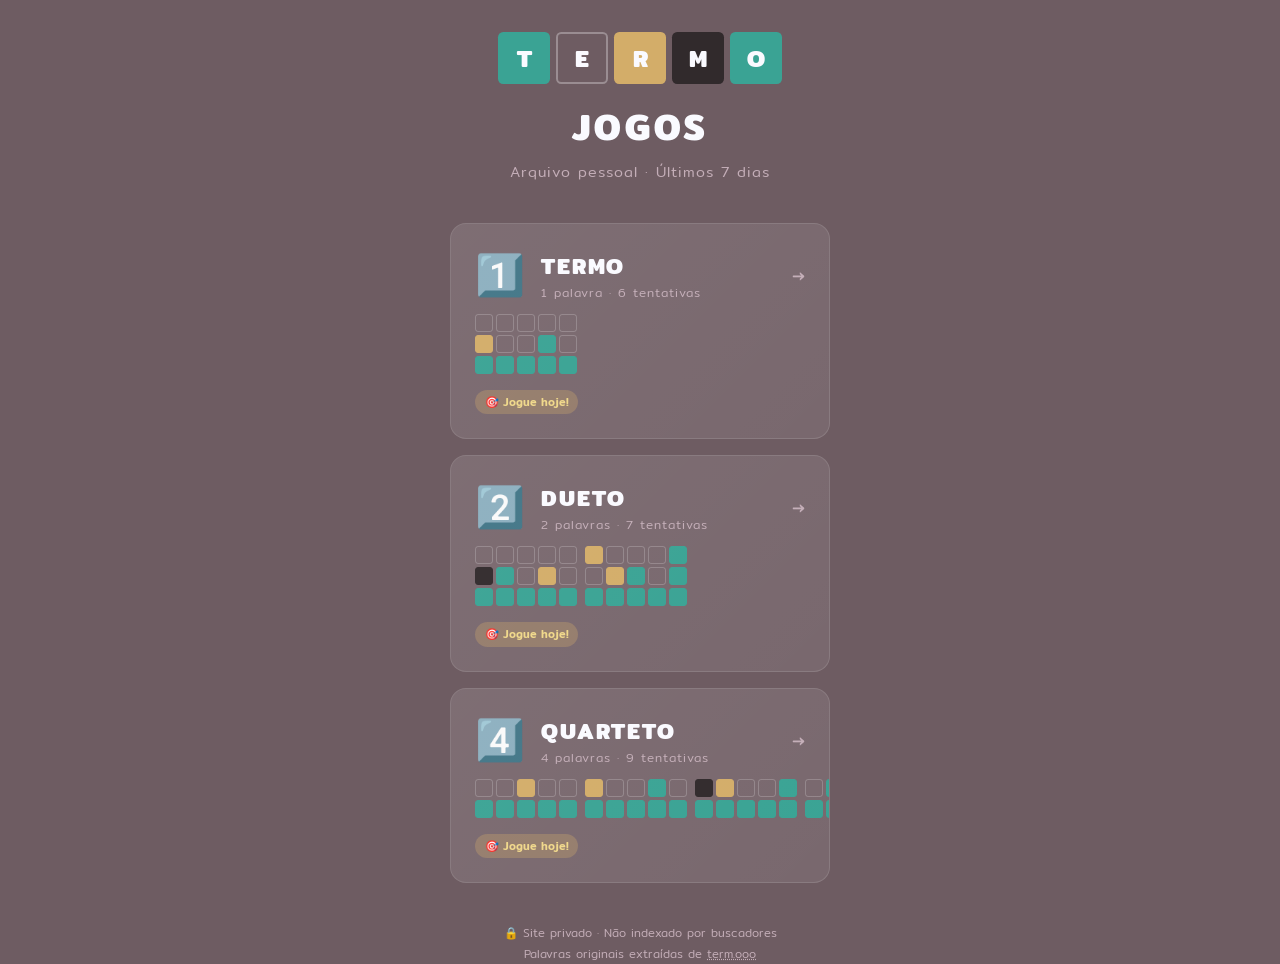
<file: index.html>
<!DOCTYPE html>
<html lang="pt-br">
<head>
  <meta charset="utf-8">
  <meta name="viewport" content="width=device-width, initial-scale=1, maximum-scale=1">
  <title>Jogos de Palavras – Arquivo Pessoal</title>
  <meta name="description" content="Arquivo pessoal dos jogos Termo, Dueto e Quarteto">
  <meta name="robots" content="noindex, nofollow">
  <meta name="theme-color" content="#6E5C62">
  <link rel="preconnect" href="https://fonts.googleapis.com">
  <link href="https://fonts.googleapis.com/css2?family=Mitr:wght@300;400;500;700&display=swap" rel="stylesheet">
  <style>
    :root {
      --bg: #6e5c62;
      --bg-dark: #3d2d33;
      --bg-card: rgba(255,255,255,0.08);
      --bg-card-hover: rgba(255,255,255,0.14);
      --text: #fafaff;
      --text-dim: #c4aeb8;
      --right: #3aa394;
      --place: #d3ad69;
      --wrong: #312a2c;
      --font: 'Mitr', sans-serif;
    }
    *, *::before, *::after { box-sizing: border-box; margin: 0; padding: 0; }
    
    html, body {
      height: 100%;
      background: var(--bg);
      font-family: var(--font);
      color: var(--text);
    }
    
    body {
      display: flex;
      flex-direction: column;
      align-items: center;
      min-height: 100vh;
      padding: 2rem 1rem;
    }
    
    /* Header */
    .logo {
      text-align: center;
      margin-bottom: 2.5rem;
    }
    
    .logo-tiles {
      display: flex;
      gap: 6px;
      justify-content: center;
      margin-bottom: 1rem;
    }
    
    .logo-tile {
      width: 52px; height: 52px;
      display: flex; align-items: center; justify-content: center;
      font-size: 1.5rem; font-weight: 700;
      border-radius: 10%;
      text-transform: uppercase;
    }
    
    .logo-tile.r { background: var(--right); }
    .logo-tile.p { background: var(--place); }
    .logo-tile.w { background: var(--wrong); }
    .logo-tile.e { border: 2px solid rgba(255,255,255,.3); }
    
    .logo h1 {
      font-size: 2.2rem;
      font-weight: 700;
      letter-spacing: 4px;
      color: var(--text);
    }
    
    .logo p {
      font-size: 0.9rem;
      font-weight: 300;
      color: var(--text-dim);
      margin-top: 0.3rem;
      letter-spacing: 1px;
    }
    
    /* Cards */
    .cards {
      display: flex;
      flex-direction: column;
      gap: 1rem;
      width: 100%;
      max-width: 380px;
    }
    
    .card {
      display: flex;
      flex-direction: column;
      background: var(--bg-card);
      border: 1px solid rgba(255,255,255,.12);
      border-radius: 16px;
      padding: 1.5rem;
      text-decoration: none;
      color: var(--text);
      transition: all .2s;
      position: relative;
      overflow: hidden;
    }
    
    .card::before {
      content: '';
      position: absolute;
      inset: 0;
      background: linear-gradient(135deg, rgba(255,255,255,.04), transparent);
      pointer-events: none;
    }
    
    .card:hover {
      background: var(--bg-card-hover);
      border-color: rgba(255,255,255,.25);
      transform: translateY(-2px);
      box-shadow: 0 8px 24px rgba(0,0,0,.25);
    }
    
    .card-header {
      display: flex;
      align-items: center;
      gap: 1rem;
      margin-bottom: 0.75rem;
    }
    
    .card-icon {
      font-size: 2.5rem;
      line-height: 1;
    }
    
    .card-title {
      font-size: 1.4rem;
      font-weight: 700;
      letter-spacing: 2px;
    }
    
    .card-sub {
      font-size: 0.75rem;
      font-weight: 300;
      color: var(--text-dim);
      letter-spacing: 1px;
    }
    
    .card-desc {
      font-size: 0.82rem;
      font-weight: 300;
      color: var(--text-dim);
      line-height: 1.5;
      margin-bottom: 1rem;
    }
    
    /* Mini board preview */
    .mini-boards {
      display: flex;
      gap: 8px;
      margin-bottom: 1rem;
    }
    
    .mini-board {
      display: flex;
      flex-direction: column;
      gap: 3px;
    }
    
    .mini-row { display: flex; gap: 3px; }
    
    .mini-tile {
      width: 18px; height: 18px;
      border-radius: 3px;
      border: 1.5px solid rgba(255,255,255,.2);
    }
    .mini-tile.r { background: var(--right); border-color: var(--right); }
    .mini-tile.p { background: var(--place); border-color: var(--place); }
    .mini-tile.w { background: var(--wrong); border-color: var(--wrong); }
    
    /* Status badges */
    .card-status {
      display: flex;
      gap: 6px;
      align-items: center;
    }
    
    .status-badge {
      padding: 0.2rem 0.6rem;
      border-radius: 20px;
      font-size: 0.7rem;
      font-weight: 500;
    }
    
    .badge-today { background: rgba(58,163,148,.3); color: #6ff0df; }
    .badge-week { background: rgba(255,255,255,.1); color: var(--text-dim); }
    .badge-won { background: rgba(58,163,148,.4); color: #6ff0df; }
    .badge-pending { background: rgba(211,173,105,.3); color: #f0d88a; }
    
    .arrow {
      margin-left: auto;
      font-size: 1.2rem;
      color: var(--text-dim);
      transition: transform .2s;
    }
    
    .card:hover .arrow { transform: translateX(4px); }
    
    /* Footer */
    footer {
      margin-top: 2.5rem;
      text-align: center;
      font-size: 0.72rem;
      font-weight: 300;
      color: var(--text-dim);
      line-height: 1.8;
    }
    
    footer a { color: var(--text-dim); text-decoration: underline dotted; }
    
    @media (max-width: 400px) {
      .logo-tile { width: 44px; height: 44px; font-size: 1.2rem; }
      .logo h1 { font-size: 1.8rem; }
    }
  </style>
</head>
<body>

<div class="logo">
  <div class="logo-tiles">
    <div class="logo-tile r">T</div>
    <div class="logo-tile e">E</div>
    <div class="logo-tile p">R</div>
    <div class="logo-tile w">M</div>
    <div class="logo-tile r">O</div>
  </div>
  <h1>JOGOS</h1>
  <p>Arquivo pessoal · Últimos 7 dias</p>
</div>

<div class="cards">
  
  <a class="card" href="termo/" id="card-termo">
    <div class="card-header">
      <span class="card-icon">1️⃣</span>
      <div>
        <div class="card-title">TERMO</div>
        <div class="card-sub">1 palavra · 6 tentativas</div>
      </div>
      <span class="arrow">→</span>
    </div>
    <div class="mini-boards">
      <div class="mini-board">
        <div class="mini-row"><div class="mini-tile"></div><div class="mini-tile"></div><div class="mini-tile"></div><div class="mini-tile"></div><div class="mini-tile"></div></div>
        <div class="mini-row"><div class="mini-tile p"></div><div class="mini-tile"></div><div class="mini-tile"></div><div class="mini-tile r"></div><div class="mini-tile"></div></div>
        <div class="mini-row"><div class="mini-tile r"></div><div class="mini-tile r"></div><div class="mini-tile r"></div><div class="mini-tile r"></div><div class="mini-tile r"></div></div>
      </div>
    </div>
    <div class="card-status" id="status-termo">
      <span class="status-badge badge-week">📅 Últimos 7 dias</span>
    </div>
  </a>

  <a class="card" href="dueto/" id="card-dueto">
    <div class="card-header">
      <span class="card-icon">2️⃣</span>
      <div>
        <div class="card-title">DUETO</div>
        <div class="card-sub">2 palavras · 7 tentativas</div>
      </div>
      <span class="arrow">→</span>
    </div>
    <div class="mini-boards">
      <div class="mini-board">
        <div class="mini-row"><div class="mini-tile"></div><div class="mini-tile"></div><div class="mini-tile"></div><div class="mini-tile"></div><div class="mini-tile"></div></div>
        <div class="mini-row"><div class="mini-tile w"></div><div class="mini-tile r"></div><div class="mini-tile"></div><div class="mini-tile p"></div><div class="mini-tile"></div></div>
        <div class="mini-row"><div class="mini-tile r"></div><div class="mini-tile r"></div><div class="mini-tile r"></div><div class="mini-tile r"></div><div class="mini-tile r"></div></div>
      </div>
      <div class="mini-board">
        <div class="mini-row"><div class="mini-tile p"></div><div class="mini-tile"></div><div class="mini-tile"></div><div class="mini-tile"></div><div class="mini-tile r"></div></div>
        <div class="mini-row"><div class="mini-tile"></div><div class="mini-tile p"></div><div class="mini-tile r"></div><div class="mini-tile"></div><div class="mini-tile r"></div></div>
        <div class="mini-row"><div class="mini-tile r"></div><div class="mini-tile r"></div><div class="mini-tile r"></div><div class="mini-tile r"></div><div class="mini-tile r"></div></div>
      </div>
    </div>
    <div class="card-status" id="status-dueto">
      <span class="status-badge badge-week">📅 Últimos 7 dias</span>
    </div>
  </a>

  <a class="card" href="quarteto/" id="card-quarteto">
    <div class="card-header">
      <span class="card-icon">4️⃣</span>
      <div>
        <div class="card-title">QUARTETO</div>
        <div class="card-sub">4 palavras · 9 tentativas</div>
      </div>
      <span class="arrow">→</span>
    </div>
    <div class="mini-boards">
      <div class="mini-board">
        <div class="mini-row"><div class="mini-tile"></div><div class="mini-tile"></div><div class="mini-tile p"></div><div class="mini-tile"></div><div class="mini-tile"></div></div>
        <div class="mini-row"><div class="mini-tile r"></div><div class="mini-tile r"></div><div class="mini-tile r"></div><div class="mini-tile r"></div><div class="mini-tile r"></div></div>
      </div>
      <div class="mini-board">
        <div class="mini-row"><div class="mini-tile p"></div><div class="mini-tile"></div><div class="mini-tile"></div><div class="mini-tile r"></div><div class="mini-tile"></div></div>
        <div class="mini-row"><div class="mini-tile r"></div><div class="mini-tile r"></div><div class="mini-tile r"></div><div class="mini-tile r"></div><div class="mini-tile r"></div></div>
      </div>
      <div class="mini-board">
        <div class="mini-row"><div class="mini-tile w"></div><div class="mini-tile p"></div><div class="mini-tile"></div><div class="mini-tile"></div><div class="mini-tile r"></div></div>
        <div class="mini-row"><div class="mini-tile r"></div><div class="mini-tile r"></div><div class="mini-tile r"></div><div class="mini-tile r"></div><div class="mini-tile r"></div></div>
      </div>
      <div class="mini-board">
        <div class="mini-row"><div class="mini-tile"></div><div class="mini-tile r"></div><div class="mini-tile"></div><div class="mini-tile p"></div><div class="mini-tile"></div></div>
        <div class="mini-row"><div class="mini-tile r"></div><div class="mini-tile r"></div><div class="mini-tile r"></div><div class="mini-tile r"></div><div class="mini-tile r"></div></div>
      </div>
    </div>
    <div class="card-status" id="status-quarteto">
      <span class="status-badge badge-week">📅 Últimos 7 dias</span>
    </div>
  </a>
</div>

<footer>
  <p>🔒 Site privado · Não indexado por buscadores</p>
  <p>Palavras originais extraídas de <a href="https://term.ooo" target="_blank">term.ooo</a></p>
</footer>

<script src="assets/words_data.js"></script>
<script src="assets/game.js"></script>
<script>
// Update card status badges based on saved game state
(function() {
  const modes = [
    { mode: 1, id: 'status-termo' },
    { mode: 2, id: 'status-dueto' },
    { mode: 4, id: 'status-quarteto' }
  ];
  
  const today = TERMO.getDayIndex();
  
  modes.forEach(({ mode, id }) => {
    const saved = TERMO.loadState(mode, today);
    const el = document.getElementById(id);
    if (!el) return;
    
    if (saved?.won) {
      el.innerHTML = '<span class="status-badge badge-won">✅ Acertou hoje!</span>';
    } else if (saved?.gameOver) {
      el.innerHTML = '<span class="status-badge badge-pending">❌ Perdeu hoje</span>';
    } else {
      el.innerHTML = '<span class="status-badge badge-pending">🎯 Jogue hoje!</span>';
    }
  });
})();
</script>
</body>
</html>
</file>
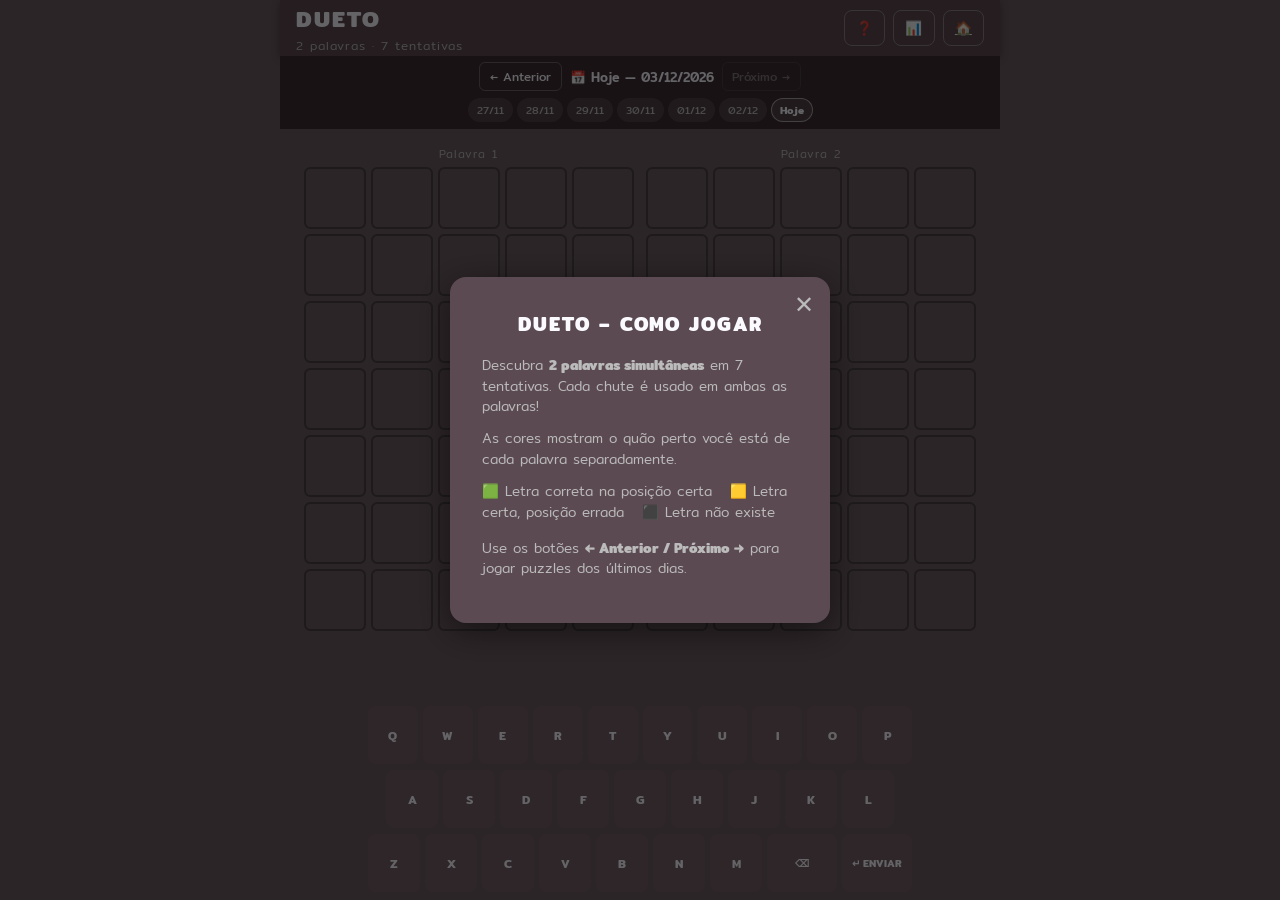
<file: dueto/index.html>
<!DOCTYPE html>
<html lang="pt-br">
<head>
  <meta charset="utf-8">
  <meta name="viewport" content="width=device-width, initial-scale=1, maximum-scale=1, user-scalable=no">
  <title>Dueto – 2 Palavras Simultâneas</title>
  <meta name="description" content="Arquivo pessoal do Dueto – jogue os puzzles da última semana">
  <meta name="robots" content="noindex, nofollow">
  <meta name="theme-color" content="#6E5C62">
  <link rel="stylesheet" href="../assets/style.css">
  <style>
    .boards-container { gap: 0.8rem; }
    .board-label {
      text-align: center;
      font-size: 0.7rem;
      font-weight: 300;
      color: var(--color-text-dim);
      margin-bottom: 4px;
      letter-spacing: 1px;
    }
    .board-wrapper { display: flex; flex-direction: column; }
    @media (max-width: 480px) { :root { --tile-size: min(46px, 12.5vw); } }
  </style>
</head>
<body>
<div class="app" id="app">
  <header class="header">
    <div>
      <div class="header-title">DUETO</div>
      <div class="header-subtitle">2 palavras · 7 tentativas</div>
    </div>
    <nav class="header-nav">
      <button class="btn-icon" id="btn-help">❓</button>
      <button class="btn-icon" id="btn-stats">📊</button>
      <a class="btn-icon" href="../">🏠</a>
    </nav>
  </header>

  <div class="date-nav">
    <button class="date-btn" id="btn-prev">← Anterior</button>
    <span class="date-current" id="date-display">carregando...</span>
    <button class="date-btn" id="btn-next">Próximo →</button>
  </div>
  <div class="date-nav" style="padding-top:0">
    <div class="date-day-pills" id="day-pills"></div>
  </div>

  <div class="notification" id="notification"></div>

  <div class="game-area">
    <div class="boards-container" id="boards-container"></div>
    <div class="gameover-info" id="gameover-info"></div>
  </div>

  <div class="keyboard" id="keyboard">
    <div class="keyboard-row">
      <button class="key" data-key="q">Q</button><button class="key" data-key="w">W</button>
      <button class="key" data-key="e">E</button><button class="key" data-key="r">R</button>
      <button class="key" data-key="t">T</button><button class="key" data-key="y">Y</button>
      <button class="key" data-key="u">U</button><button class="key" data-key="i">I</button>
      <button class="key" data-key="o">O</button><button class="key" data-key="p">P</button>
    </div>
    <div class="keyboard-row">
      <button class="key" data-key="a">A</button><button class="key" data-key="s">S</button>
      <button class="key" data-key="d">D</button><button class="key" data-key="f">F</button>
      <button class="key" data-key="g">G</button><button class="key" data-key="h">H</button>
      <button class="key" data-key="j">J</button><button class="key" data-key="k">K</button>
      <button class="key" data-key="l">L</button>
    </div>
    <div class="keyboard-row">
      <button class="key" data-key="z">Z</button><button class="key" data-key="x">X</button>
      <button class="key" data-key="c">C</button><button class="key" data-key="v">V</button>
      <button class="key" data-key="b">B</button><button class="key" data-key="n">N</button>
      <button class="key" data-key="m">M</button>
      <button class="key wide" data-key="Backspace">⌫</button>
      <button class="key wide" data-key="Enter">↵ Enviar</button>
    </div>
  </div>
</div>

<div class="modal-overlay" id="modal-help">
  <div class="modal" style="max-width:380px">
    <button class="modal-close" id="close-help">✕</button>
    <h2>DUETO – COMO JOGAR</h2>
    <p>Descubra <strong>2 palavras simultâneas</strong> em 7 tentativas. Cada chute é usado em ambas as palavras!</p>
    <p>As cores mostram o quão perto você está de cada palavra separadamente.</p>
    <p>🟩 Letra correta na posição certa &nbsp; 🟨 Letra certa, posição errada &nbsp; ⬛ Letra não existe</p>
    <p style="margin-top:1rem">Use os botões <strong>← Anterior / Próximo →</strong> para jogar puzzles dos últimos dias.</p>
  </div>
</div>

<div class="modal-overlay" id="modal-stats">
  <div class="modal" style="max-width:360px; text-align:center">
    <button class="modal-close" id="close-stats">✕</button>
    <h2>ESTATÍSTICAS – DUETO</h2>
    <div class="stats-grid" id="stats-grid"></div>
    <p id="stats-status"></p>
  </div>
</div>

<script src="../assets/words_data.js"></script>
<script src="../assets/game.js"></script>
<script>
(function() {
  'use strict';
  
  const MODE = 2;
  const MAX_ROWS = 7;
  const WORD_LEN = 5;
  const NUM_BOARDS = 2;
  
  let currentDayIdx = TERMO.getDayIndex();
  let targetWords = [];
  let displayWords = [];
  let currentRow = 0;
  let currentInput = [];
  let gameOver = false;
  let boardWon = [false, false];
  let guesses = [];
  let keyStates = {};
  
  const urlParams = new URLSearchParams(location.search);
  const dateParam = urlParams.get('data');
  if (dateParam) {
    const p = TERMO.getDayIndex(new Date(dateParam));
    if (!isNaN(p) && p >= 0) currentDayIdx = p;
  }
  
  function init() {
    loadDay(currentDayIdx);
    setupEventListeners();
    if (!localStorage.getItem('dueto_seen_help')) {
      document.getElementById('modal-help').classList.add('open');
      localStorage.setItem('dueto_seen_help', '1');
    }
  }
  
  function loadDay(dayIdx) {
    currentDayIdx = dayIdx;
    const date = TERMO.formatDate(TERMO.getDateFromIndex(dayIdx));
    history.replaceState(null, '', `?data=${date}`);
    
    const raw = TERMO.getAnswerForDay(dayIdx, MODE);
    displayWords = raw;
    targetWords = raw.map(w => TERMO.normalizeWord(w));
    
    const dateObj = TERMO.getDateFromIndex(dayIdx);
    const isToday = dayIdx === TERMO.getDayIndex();
    document.getElementById('date-display').textContent = 
      isToday ? `📅 Hoje — ${TERMO.formatDateBR(dateObj)}` : TERMO.formatDateBR(dateObj);
    
    currentRow = 0; currentInput = []; gameOver = false;
    boardWon = [false, false]; guesses = []; keyStates = {};
    
    renderBoards();
    document.querySelectorAll('.key').forEach(k => {
      k.className = k.dataset.key.length === 1 ? 'key' : 'key wide';
    });
    
    const saved = TERMO.loadState(MODE, dayIdx);
    if (saved) restoreState(saved);
    
    updateDayPills(); updateNavButtons();
    document.getElementById('gameover-info').textContent = '';
  }
  
  function renderBoards() {
    const container = document.getElementById('boards-container');
    container.innerHTML = '';
    
    for (let b = 0; b < NUM_BOARDS; b++) {
      const wrapper = document.createElement('div');
      wrapper.className = 'board-wrapper';
      
      const label = document.createElement('div');
      label.className = 'board-label';
      label.textContent = `Palavra ${b + 1}`;
      wrapper.appendChild(label);
      
      const board = document.createElement('div');
      board.className = 'board';
      board.id = `board-${b}`;
      
      for (let r = 0; r < MAX_ROWS; r++) {
        const row = document.createElement('div');
        row.className = 'board-row';
        row.id = `row-${b}-${r}`;
        for (let c = 0; c < WORD_LEN; c++) {
          const tile = document.createElement('div');
          tile.className = 'tile';
          tile.id = `tile-${b}-${r}-${c}`;
          row.appendChild(tile);
        }
        board.appendChild(row);
      }
      wrapper.appendChild(board);
      container.appendChild(wrapper);
    }
  }
  
  function getTile(board, row, col) {
    return document.getElementById(`tile-${board}-${row}-${col}`);
  }
  
  function handleKey(key) {
    if (gameOver) return;
    key = key.toLowerCase();
    if (key === 'enter') { submitGuess(); }
    else if (key === 'backspace') { if (currentInput.length > 0) { currentInput.pop(); updateCurrentRow(); } }
    else if (/^[a-záéíóúâêîôûãõçàü]$/.test(key) && currentInput.length < WORD_LEN) {
      currentInput.push(TERMO.normalizeWord(key)); updateCurrentRow();
    }
  }
  
  function updateCurrentRow() {
    for (let b = 0; b < NUM_BOARDS; b++) {
      if (boardWon[b]) continue;
      for (let c = 0; c < WORD_LEN; c++) {
        const tile = getTile(b, currentRow, c);
        if (!tile) continue;
        const letter = currentInput[c] || '';
        tile.textContent = letter.toUpperCase();
        tile.className = `tile${letter ? ' filled' : ''}`;
      }
    }
  }
  
  function submitGuess() {
    if (currentInput.length < WORD_LEN) { showNotification('Palavra incompleta'); shakeAll(); return; }
    const guessStr = currentInput.join('');
    if (!TERMO.isValidWord(guessStr)) { showNotification('Palavra não encontrada'); shakeAll(); return; }
    
    const results = targetWords.map(target => TERMO.checkGuess(currentInput, target.split('')));
    const accented = TERMO.denormalizeWord(guessStr);
    const dispArr = typeof accented === 'string' ? accented.split('') : currentInput;
    
    let pendingAnimations = 0;
    
    for (let b = 0; b < NUM_BOARDS; b++) {
      if (boardWon[b]) continue;
      pendingAnimations++;
      animateTiles(b, currentRow, currentInput, dispArr, results[b], () => {
        pendingAnimations--;
        if (pendingAnimations === 0) afterGuess(results);
      });
    }
    
    guesses.push({ guess: [...currentInput], results });
    currentInput = [];
  }
  
  function afterGuess(results) {
    // Update keyboard with best result across boards
    const combined = new Array(WORD_LEN);
    guesses[guesses.length - 1].guess.forEach((letter, i) => {
      const best = results.reduce((best, r) => {
        const p = { right: 3, place: 2, wrong: 1 };
        return p[r[i]] > p[best] ? r[i] : best;
      }, 'wrong');
      combined[i] = best;
    });
    updateKeyboard(guesses[guesses.length - 1].guess, combined);
    
    // Check each board
    for (let b = 0; b < NUM_BOARDS; b++) {
      if (results[b].every(r => r === 'right')) boardWon[b] = true;
    }
    
    const allWon = boardWon.every(Boolean);
    const rowsDone = currentRow >= MAX_ROWS - 1;
    
    if (allWon || rowsDone) {
      gameOver = true;
      if (allWon) {
        const msgs = ['Incrível!', 'Fantástico!', 'Excelente!', 'Muito bem!', 'Boa!', 'Ufa!', 'Por pouco!'];
        setTimeout(() => showNotification(msgs[Math.min(currentRow, 6)], 2500), 300);
      } else {
        setTimeout(() => showNotification(displayWords.join(', ').toUpperCase(), 3500), 300);
      }
      showGameOver(allWon);
    } else {
      currentRow++;
      updateCurrentRow();
    }
    
    saveCurrentState(allWon || rowsDone, allWon);
    updateDayPills();
  }
  
  function animateTiles(board, row, letters, displayLetters, result, callback) {
    let done = 0;
    for (let c = 0; c < WORD_LEN; c++) {
      const tile = getTile(board, row, c);
      if (displayLetters[c]) tile.textContent = displayLetters[c].toUpperCase();
      setTimeout(() => {
        tile.className = `tile ${result[c]}`;
        done++;
        if (done === WORD_LEN && callback) callback();
      }, c * 250 + 100);
    }
  }
  
  function shakeAll() {
    for (let b = 0; b < NUM_BOARDS; b++) {
      if (boardWon[b]) continue;
      for (let c = 0; c < WORD_LEN; c++) {
        const tile = getTile(b, currentRow, c);
        if (tile) { tile.classList.add('shake'); setTimeout(() => tile.classList.remove('shake'), 600); }
      }
    }
  }
  
  function updateKeyboard(letters, result) {
    const priority = { right: 3, place: 2, wrong: 1 };
    letters.forEach((letter, i) => {
      const normalizedLetter = TERMO.normalizeWord(letter);
      const current = keyStates[normalizedLetter];
      const newState = result[i];
      if (!current || priority[newState] > priority[current]) keyStates[normalizedLetter] = newState;
    });
    document.querySelectorAll('.key[data-key]').forEach(key => {
      const k = key.dataset.key.toLowerCase();
      if (keyStates[k]) {
        key.className = `key ${keyStates[k]}`;
        if (key.dataset.key.length > 1) key.classList.add('wide');
      }
    });
  }
  
  let notifTimer;
  function showNotification(msg, duration = 1800) {
    const el = document.getElementById('notification');
    el.textContent = msg; el.classList.add('show');
    clearTimeout(notifTimer);
    notifTimer = setTimeout(() => el.classList.remove('show'), duration);
  }
  
  function showGameOver(win) {
    const el = document.getElementById('gameover-info');
    if (win) el.innerHTML = `✅ Ambas descobertas!`;
    else el.innerHTML = `❌ As palavras eram: <strong>${displayWords.map(w=>w.toUpperCase()).join(', ')}</strong>`;
  }
  
  function saveCurrentState(isOver, isWon) {
    TERMO.saveState(MODE, currentDayIdx, { guesses, currentRow, gameOver: isOver, won: isWon, boardWon, keyStates });
  }
  
  function restoreState(state) {
    if (!state?.guesses) return;
    state.guesses.forEach(({ guess, results }, row) => {
      const acc = TERMO.denormalizeWord(guess.join(''));
      const dispArr = typeof acc === 'string' ? acc.split('') : guess;
      for (let b = 0; b < NUM_BOARDS; b++) {
        if (!results?.[b]) continue;
        for (let c = 0; c < WORD_LEN; c++) {
          const tile = getTile(b, row, c);
          if (tile) { tile.textContent = (dispArr[c] || guess[c] || '').toUpperCase(); tile.className = `tile ${results[b][c]}`; }
        }
      }
      // Update keyboard
      const combined = new Array(WORD_LEN);
      guess.forEach((l, i) => {
        const p = { right: 3, place: 2, wrong: 1 };
        const best = results.reduce((best, r) => r && p[r[i]] > p[best] ? r[i] : best, 'wrong');
        combined[i] = best;
      });
      updateKeyboard(guess, combined);
    });
    currentRow = state.currentRow || state.guesses.length;
    gameOver = state.gameOver || false;
    boardWon = state.boardWon || [false, false];
    keyStates = state.keyStates || {};
    if (gameOver) showGameOver(state.won);
    else updateCurrentRow();
  }
  
  function updateDayPills() {
    const container = document.getElementById('day-pills');
    container.innerHTML = '';
    const today = TERMO.getDayIndex();
    TERMO.getAvailableDays(today, 7).forEach(dayIdx => {
      const pill = document.createElement('button');
      const saved = TERMO.loadState(MODE, dayIdx);
      const isToday = dayIdx === today;
      pill.textContent = isToday ? 'Hoje' : TERMO.formatDateBR(TERMO.getDateFromIndex(dayIdx)).slice(0,5);
      pill.className = 'day-pill';
      if (dayIdx === currentDayIdx) pill.classList.add('current');
      if (saved?.won) pill.classList.add('won');
      else if (saved?.gameOver) pill.classList.add('lost');
      pill.addEventListener('click', () => loadDay(dayIdx));
      container.appendChild(pill);
    });
  }
  
  function updateNavButtons() {
    const today = TERMO.getDayIndex();
    document.getElementById('btn-prev').disabled = currentDayIdx <= today - 6;
    document.getElementById('btn-next').disabled = currentDayIdx >= today;
  }
  
  function setupEventListeners() {
    document.addEventListener('keydown', e => {
      if (e.target.closest('.modal-overlay') || e.ctrlKey || e.altKey || e.metaKey) return;
      handleKey(e.key);
    });
    document.getElementById('keyboard').addEventListener('click', e => {
      const key = e.target.closest('[data-key]');
      if (key) handleKey(key.dataset.key);
    });
    document.getElementById('btn-prev').addEventListener('click', () => {
      if (currentDayIdx > TERMO.getDayIndex() - 6) loadDay(currentDayIdx - 1);
    });
    document.getElementById('btn-next').addEventListener('click', () => {
      if (currentDayIdx < TERMO.getDayIndex()) loadDay(currentDayIdx + 1);
    });
    document.getElementById('btn-help').addEventListener('click', () => document.getElementById('modal-help').classList.add('open'));
    document.getElementById('close-help').addEventListener('click', () => document.getElementById('modal-help').classList.remove('open'));
    document.getElementById('btn-stats').addEventListener('click', () => { renderStats(); document.getElementById('modal-stats').classList.add('open'); });
    document.getElementById('close-stats').addEventListener('click', () => document.getElementById('modal-stats').classList.remove('open'));
    document.querySelectorAll('.modal-overlay').forEach(m => m.addEventListener('click', e => { if (e.target === m) m.classList.remove('open'); }));
  }
  
  function renderStats() {
    const today = TERMO.getDayIndex();
    let played = 0, wins = 0;
    TERMO.getAvailableDays(today, 30).forEach(d => {
      const s = TERMO.loadState(MODE, d);
      if (s?.gameOver) { played++; if (s.won) wins++; }
    });
    document.getElementById('stats-grid').innerHTML = `
      <div class="stat-box"><div class="stat-num">${played}</div><div class="stat-label">Jogados</div></div>
      <div class="stat-box"><div class="stat-num">${played ? Math.round(wins/played*100) : 0}%</div><div class="stat-label">Vitórias</div></div>
      <div class="stat-box"><div class="stat-num">${wins}</div><div class="stat-label">Vitórias</div></div>
      <div class="stat-box"><div class="stat-num">${played-wins}</div><div class="stat-label">Derrotas</div></div>
    `;
  }
  
  init();
})();
</script>
</body>
</html>
</file>
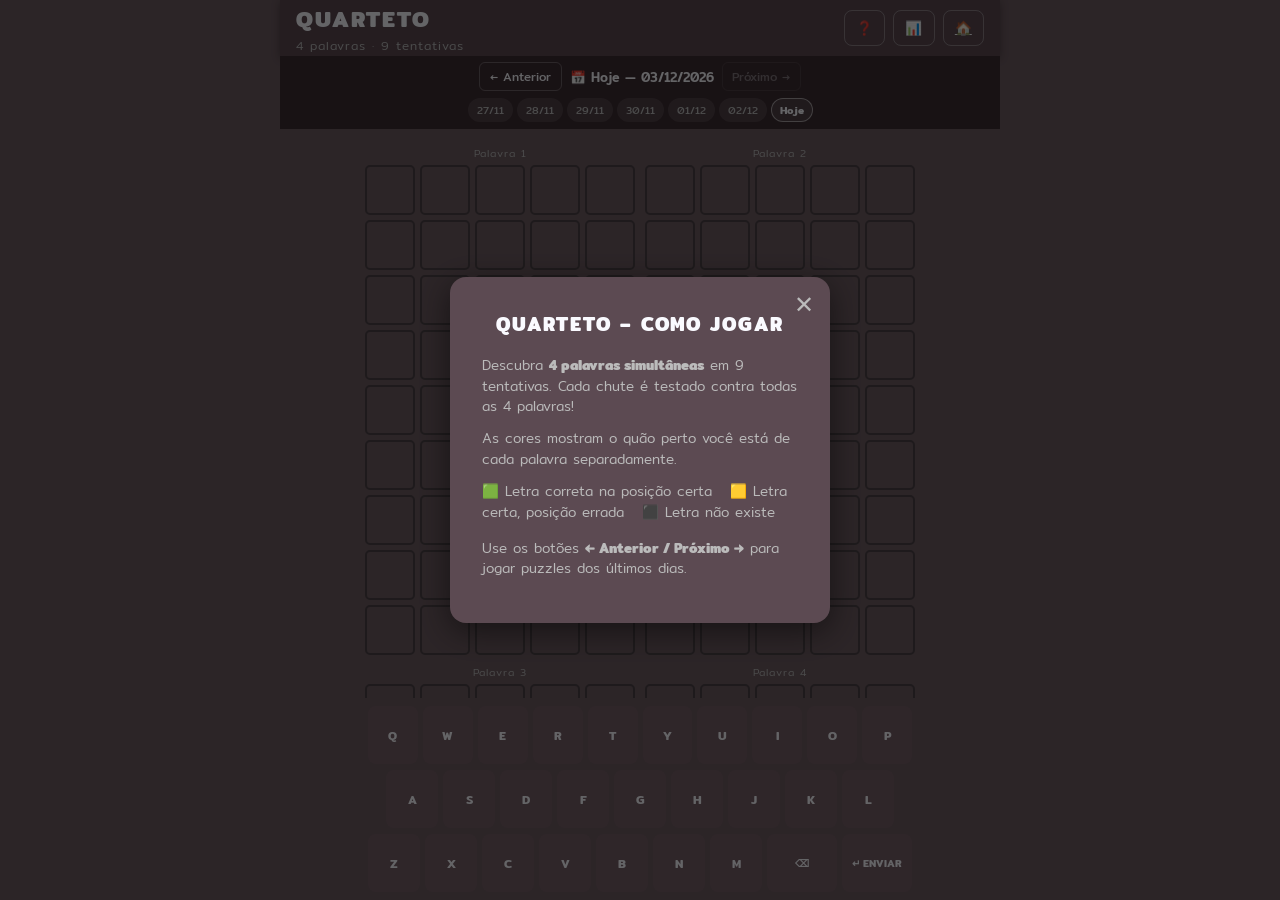
<file: quarteto/index.html>
<!DOCTYPE html>
<html lang="pt-br">
<head>
  <meta charset="utf-8">
  <meta name="viewport" content="width=device-width, initial-scale=1, maximum-scale=1, user-scalable=no">
  <title>Quarteto – 4 Palavras Simultâneas</title>
  <meta name="description" content="Arquivo pessoal do Quarteto – jogue os puzzles da última semana">
  <meta name="robots" content="noindex, nofollow">
  <meta name="theme-color" content="#6E5C62">
  <link rel="stylesheet" href="../assets/style.css">
  <style>
    :root { --tile-size: min(50px, 10.5vw); }
    .boards-container { gap: 0.6rem; }
    .board-label {
      text-align: center; font-size: 0.65rem; font-weight: 300;
      color: var(--color-text-dim); margin-bottom: 4px; letter-spacing: 1px;
    }
    .board-wrapper { display: flex; flex-direction: column; }
    @media (max-width: 520px) { :root { --tile-size: min(40px, 12vw); } .key { min-width: 28px; } }
  </style>
</head>
<body>
<div class="app" id="app">
  <header class="header">
    <div>
      <div class="header-title">QUARTETO</div>
      <div class="header-subtitle">4 palavras · 9 tentativas</div>
    </div>
    <nav class="header-nav">
      <button class="btn-icon" id="btn-help">❓</button>
      <button class="btn-icon" id="btn-stats">📊</button>
      <a class="btn-icon" href="../">🏠</a>
    </nav>
  </header>

  <div class="date-nav">
    <button class="date-btn" id="btn-prev">← Anterior</button>
    <span class="date-current" id="date-display">carregando...</span>
    <button class="date-btn" id="btn-next">Próximo →</button>
  </div>
  <div class="date-nav" style="padding-top:0">
    <div class="date-day-pills" id="day-pills"></div>
  </div>

  <div class="notification" id="notification"></div>

  <div class="game-area">
    <div class="boards-container" id="boards-container"></div>
    <div class="gameover-info" id="gameover-info"></div>
  </div>

  <div class="keyboard" id="keyboard">
    <div class="keyboard-row">
      <button class="key" data-key="q">Q</button><button class="key" data-key="w">W</button>
      <button class="key" data-key="e">E</button><button class="key" data-key="r">R</button>
      <button class="key" data-key="t">T</button><button class="key" data-key="y">Y</button>
      <button class="key" data-key="u">U</button><button class="key" data-key="i">I</button>
      <button class="key" data-key="o">O</button><button class="key" data-key="p">P</button>
    </div>
    <div class="keyboard-row">
      <button class="key" data-key="a">A</button><button class="key" data-key="s">S</button>
      <button class="key" data-key="d">D</button><button class="key" data-key="f">F</button>
      <button class="key" data-key="g">G</button><button class="key" data-key="h">H</button>
      <button class="key" data-key="j">J</button><button class="key" data-key="k">K</button>
      <button class="key" data-key="l">L</button>
    </div>
    <div class="keyboard-row">
      <button class="key" data-key="z">Z</button><button class="key" data-key="x">X</button>
      <button class="key" data-key="c">C</button><button class="key" data-key="v">V</button>
      <button class="key" data-key="b">B</button><button class="key" data-key="n">N</button>
      <button class="key" data-key="m">M</button>
      <button class="key wide" data-key="Backspace">⌫</button>
      <button class="key wide" data-key="Enter">↵ Enviar</button>
    </div>
  </div>
</div>

<div class="modal-overlay" id="modal-help">
  <div class="modal" style="max-width:380px">
    <button class="modal-close" id="close-help">✕</button>
    <h2>QUARTETO – COMO JOGAR</h2>
    <p>Descubra <strong>4 palavras simultâneas</strong> em 9 tentativas. Cada chute é testado contra todas as 4 palavras!</p>
    <p>As cores mostram o quão perto você está de cada palavra separadamente.</p>
    <p>🟩 Letra correta na posição certa &nbsp; 🟨 Letra certa, posição errada &nbsp; ⬛ Letra não existe</p>
    <p style="margin-top:1rem">Use os botões <strong>← Anterior / Próximo →</strong> para jogar puzzles dos últimos dias.</p>
  </div>
</div>

<div class="modal-overlay" id="modal-stats">
  <div class="modal" style="max-width:360px; text-align:center">
    <button class="modal-close" id="close-stats">✕</button>
    <h2>ESTATÍSTICAS – QUARTETO</h2>
    <div class="stats-grid" id="stats-grid"></div>
    <p id="stats-status"></p>
  </div>
</div>

<script src="../assets/words_data.js"></script>
<script src="../assets/game.js"></script>
<script>
(function() {
  'use strict';
  
  const MODE = 4;
  const MAX_ROWS = 9;
  const WORD_LEN = 5;
  const NUM_BOARDS = 4;
  
  let currentDayIdx = TERMO.getDayIndex();
  let targetWords = [];
  let displayWords = [];
  let currentRow = 0;
  let currentInput = [];
  let gameOver = false;
  let boardWon = [false, false, false, false];
  let guesses = [];
  let keyStates = {};
  
  const urlParams = new URLSearchParams(location.search);
  const dateParam = urlParams.get('data');
  if (dateParam) {
    const p = TERMO.getDayIndex(new Date(dateParam));
    if (!isNaN(p) && p >= 0) currentDayIdx = p;
  }
  
  function init() {
    loadDay(currentDayIdx);
    setupEventListeners();
    if (!localStorage.getItem('quarteto_seen_help')) {
      document.getElementById('modal-help').classList.add('open');
      localStorage.setItem('quarteto_seen_help', '1');
    }
  }
  
  function loadDay(dayIdx) {
    currentDayIdx = dayIdx;
    const date = TERMO.formatDate(TERMO.getDateFromIndex(dayIdx));
    history.replaceState(null, '', `?data=${date}`);
    
    const raw = TERMO.getAnswerForDay(dayIdx, MODE);
    displayWords = raw;
    targetWords = raw.map(w => TERMO.normalizeWord(w));
    
    const dateObj = TERMO.getDateFromIndex(dayIdx);
    const isToday = dayIdx === TERMO.getDayIndex();
    document.getElementById('date-display').textContent = 
      isToday ? `📅 Hoje — ${TERMO.formatDateBR(dateObj)}` : TERMO.formatDateBR(dateObj);
    
    currentRow = 0; currentInput = []; gameOver = false;
    boardWon = new Array(NUM_BOARDS).fill(false); guesses = []; keyStates = {};
    
    renderBoards();
    document.querySelectorAll('.key').forEach(k => {
      k.className = k.dataset.key.length === 1 ? 'key' : 'key wide';
    });
    
    const saved = TERMO.loadState(MODE, dayIdx);
    if (saved) restoreState(saved);
    
    updateDayPills(); updateNavButtons();
    document.getElementById('gameover-info').textContent = '';
  }
  
  function renderBoards() {
    const container = document.getElementById('boards-container');
    container.innerHTML = '';
    
    for (let b = 0; b < NUM_BOARDS; b++) {
      const wrapper = document.createElement('div');
      wrapper.className = 'board-wrapper';
      
      const label = document.createElement('div');
      label.className = 'board-label';
      label.textContent = `Palavra ${b + 1}`;
      wrapper.appendChild(label);
      
      const board = document.createElement('div');
      board.className = 'board';
      board.id = `board-${b}`;
      
      for (let r = 0; r < MAX_ROWS; r++) {
        const row = document.createElement('div');
        row.className = 'board-row';
        for (let c = 0; c < WORD_LEN; c++) {
          const tile = document.createElement('div');
          tile.className = 'tile';
          tile.id = `tile-${b}-${r}-${c}`;
          row.appendChild(tile);
        }
        board.appendChild(row);
      }
      wrapper.appendChild(board);
      container.appendChild(wrapper);
    }
  }
  
  function getTile(board, row, col) {
    return document.getElementById(`tile-${board}-${row}-${col}`);
  }
  
  function handleKey(key) {
    if (gameOver) return;
    key = key.toLowerCase();
    if (key === 'enter') { submitGuess(); }
    else if (key === 'backspace') { if (currentInput.length > 0) { currentInput.pop(); updateCurrentRow(); } }
    else if (/^[a-záéíóúâêîôûãõçàü]$/.test(key) && currentInput.length < WORD_LEN) {
      currentInput.push(TERMO.normalizeWord(key)); updateCurrentRow();
    }
  }
  
  function updateCurrentRow() {
    for (let b = 0; b < NUM_BOARDS; b++) {
      if (boardWon[b]) continue;
      for (let c = 0; c < WORD_LEN; c++) {
        const tile = getTile(b, currentRow, c);
        if (!tile) continue;
        const letter = currentInput[c] || '';
        tile.textContent = letter.toUpperCase();
        tile.className = `tile${letter ? ' filled' : ''}`;
      }
    }
  }
  
  function submitGuess() {
    if (currentInput.length < WORD_LEN) { showNotification('Palavra incompleta'); shakeAll(); return; }
    const guessStr = currentInput.join('');
    if (!TERMO.isValidWord(guessStr)) { showNotification('Palavra não encontrada'); shakeAll(); return; }
    
    const results = targetWords.map(target => TERMO.checkGuess(currentInput, target.split('')));
    const accented = TERMO.denormalizeWord(guessStr);
    const dispArr = typeof accented === 'string' ? accented.split('') : currentInput;
    
    let pending = 0;
    for (let b = 0; b < NUM_BOARDS; b++) {
      if (boardWon[b]) continue;
      pending++;
    }
    let done = 0;
    
    for (let b = 0; b < NUM_BOARDS; b++) {
      if (boardWon[b]) continue;
      animateTiles(b, currentRow, currentInput, dispArr, results[b], () => {
        done++;
        if (done === pending) afterGuess(results);
      });
    }
    
    guesses.push({ guess: [...currentInput], results });
    currentInput = [];
  }
  
  function afterGuess(results) {
    // Combined keyboard state
    const lastGuess = guesses[guesses.length - 1];
    const combined = new Array(WORD_LEN);
    lastGuess.guess.forEach((l, i) => {
      const p = { right: 3, place: 2, wrong: 1 };
      const best = results.reduce((best, r) => r && p[r[i]] > p[best] ? r[i] : best, 'wrong');
      combined[i] = best;
    });
    updateKeyboard(lastGuess.guess, combined);
    
    for (let b = 0; b < NUM_BOARDS; b++) {
      if (results[b]?.every(r => r === 'right')) boardWon[b] = true;
    }
    
    const allWon = boardWon.every(Boolean);
    const rowsDone = currentRow >= MAX_ROWS - 1;
    
    if (allWon || rowsDone) {
      gameOver = true;
      if (allWon) {
        const msgs = ['Lendário!', 'Incrível!', 'Fenomenal!', 'Excelente!', 'Muito bem!', 'Boa!', 'Ufa!', 'Por pouco!', 'Quase lá!'];
        setTimeout(() => showNotification(msgs[Math.min(currentRow, 8)], 2500), 300);
      } else {
        const missed = displayWords.filter((_, i) => !boardWon[i]);
        setTimeout(() => showNotification(missed.map(w => w.toUpperCase()).join(', '), 4000), 300);
      }
      showGameOver(allWon);
    } else {
      currentRow++;
      updateCurrentRow();
    }
    
    saveCurrentState(allWon || rowsDone, allWon);
    updateDayPills();
  }
  
  function animateTiles(board, row, letters, displayLetters, result, callback) {
    let done = 0;
    for (let c = 0; c < WORD_LEN; c++) {
      const tile = getTile(board, row, c);
      if (!tile) { done++; if (done === WORD_LEN && callback) callback(); continue; }
      if (displayLetters[c]) tile.textContent = displayLetters[c].toUpperCase();
      setTimeout(() => {
        tile.className = `tile ${result[c]}`;
        done++;
        if (done === WORD_LEN && callback) callback();
      }, c * 200 + 80);
    }
  }
  
  function shakeAll() {
    for (let b = 0; b < NUM_BOARDS; b++) {
      if (boardWon[b]) continue;
      for (let c = 0; c < WORD_LEN; c++) {
        const tile = getTile(b, currentRow, c);
        if (tile) { tile.classList.add('shake'); setTimeout(() => tile.classList.remove('shake'), 600); }
      }
    }
  }
  
  function updateKeyboard(letters, result) {
    const priority = { right: 3, place: 2, wrong: 1 };
    letters.forEach((letter, i) => {
      const normalizedLetter = TERMO.normalizeWord(letter);
      const current = keyStates[normalizedLetter];
      const newState = result[i];
      if (!current || priority[newState] > priority[current]) keyStates[normalizedLetter] = newState;
    });
    document.querySelectorAll('.key[data-key]').forEach(key => {
      const k = key.dataset.key.toLowerCase();
      if (keyStates[k]) {
        key.className = `key ${keyStates[k]}`;
        if (key.dataset.key.length > 1) key.classList.add('wide');
      }
    });
  }
  
  let notifTimer;
  function showNotification(msg, duration = 1800) {
    const el = document.getElementById('notification');
    el.textContent = msg; el.classList.add('show');
    clearTimeout(notifTimer);
    notifTimer = setTimeout(() => el.classList.remove('show'), duration);
  }
  
  function showGameOver(win) {
    const el = document.getElementById('gameover-info');
    const missing = displayWords.filter((_, i) => !boardWon[i]);
    if (win) el.innerHTML = `✅ Todas as 4 palavras descobertas!`;
    else el.innerHTML = `❌ Faltaram: <strong>${missing.map(w=>w.toUpperCase()).join(', ')}</strong>`;
  }
  
  function saveCurrentState(isOver, isWon) {
    TERMO.saveState(MODE, currentDayIdx, { guesses, currentRow, gameOver: isOver, won: isWon, boardWon, keyStates });
  }
  
  function restoreState(state) {
    if (!state?.guesses) return;
    state.guesses.forEach(({ guess, results }, row) => {
      const acc = TERMO.denormalizeWord(guess.join(''));
      const dispArr = typeof acc === 'string' ? acc.split('') : guess;
      for (let b = 0; b < NUM_BOARDS; b++) {
        if (!results?.[b]) continue;
        for (let c = 0; c < WORD_LEN; c++) {
          const tile = getTile(b, row, c);
          if (tile) { tile.textContent = (dispArr[c] || guess[c] || '').toUpperCase(); tile.className = `tile ${results[b][c]}`; }
        }
      }
      const combined = new Array(WORD_LEN);
      guess.forEach((l, i) => {
        const p = { right: 3, place: 2, wrong: 1 };
        const best = results.reduce((best, r) => r && p[r[i]] > p[best] ? r[i] : best, 'wrong');
        combined[i] = best;
      });
      updateKeyboard(guess, combined);
    });
    currentRow = state.currentRow || state.guesses.length;
    gameOver = state.gameOver || false;
    boardWon = state.boardWon || new Array(NUM_BOARDS).fill(false);
    keyStates = state.keyStates || {};
    if (gameOver) showGameOver(state.won);
    else updateCurrentRow();
  }
  
  function updateDayPills() {
    const container = document.getElementById('day-pills');
    container.innerHTML = '';
    const today = TERMO.getDayIndex();
    TERMO.getAvailableDays(today, 7).forEach(dayIdx => {
      const pill = document.createElement('button');
      const saved = TERMO.loadState(MODE, dayIdx);
      const isToday = dayIdx === today;
      pill.textContent = isToday ? 'Hoje' : TERMO.formatDateBR(TERMO.getDateFromIndex(dayIdx)).slice(0,5);
      pill.className = 'day-pill';
      if (dayIdx === currentDayIdx) pill.classList.add('current');
      if (saved?.won) pill.classList.add('won');
      else if (saved?.gameOver) pill.classList.add('lost');
      pill.addEventListener('click', () => loadDay(dayIdx));
      container.appendChild(pill);
    });
  }
  
  function updateNavButtons() {
    const today = TERMO.getDayIndex();
    document.getElementById('btn-prev').disabled = currentDayIdx <= today - 6;
    document.getElementById('btn-next').disabled = currentDayIdx >= today;
  }
  
  function setupEventListeners() {
    document.addEventListener('keydown', e => {
      if (e.target.closest('.modal-overlay') || e.ctrlKey || e.altKey || e.metaKey) return;
      handleKey(e.key);
    });
    document.getElementById('keyboard').addEventListener('click', e => {
      const key = e.target.closest('[data-key]');
      if (key) handleKey(key.dataset.key);
    });
    document.getElementById('btn-prev').addEventListener('click', () => {
      if (currentDayIdx > TERMO.getDayIndex() - 6) loadDay(currentDayIdx - 1);
    });
    document.getElementById('btn-next').addEventListener('click', () => {
      if (currentDayIdx < TERMO.getDayIndex()) loadDay(currentDayIdx + 1);
    });
    document.getElementById('btn-help').addEventListener('click', () => document.getElementById('modal-help').classList.add('open'));
    document.getElementById('close-help').addEventListener('click', () => document.getElementById('modal-help').classList.remove('open'));
    document.getElementById('btn-stats').addEventListener('click', () => { renderStats(); document.getElementById('modal-stats').classList.add('open'); });
    document.getElementById('close-stats').addEventListener('click', () => document.getElementById('modal-stats').classList.remove('open'));
    document.querySelectorAll('.modal-overlay').forEach(m => m.addEventListener('click', e => { if (e.target === m) m.classList.remove('open'); }));
  }
  
  function renderStats() {
    const today = TERMO.getDayIndex();
    let played = 0, wins = 0;
    TERMO.getAvailableDays(today, 30).forEach(d => {
      const s = TERMO.loadState(MODE, d);
      if (s?.gameOver) { played++; if (s.won) wins++; }
    });
    document.getElementById('stats-grid').innerHTML = `
      <div class="stat-box"><div class="stat-num">${played}</div><div class="stat-label">Jogados</div></div>
      <div class="stat-box"><div class="stat-num">${played ? Math.round(wins/played*100) : 0}%</div><div class="stat-label">Vitórias</div></div>
      <div class="stat-box"><div class="stat-num">${wins}</div><div class="stat-label">Vitórias</div></div>
      <div class="stat-box"><div class="stat-num">${played-wins}</div><div class="stat-label">Derrotas</div></div>
    `;
  }
  
  init();
})();
</script>
</body>
</html>
</file>
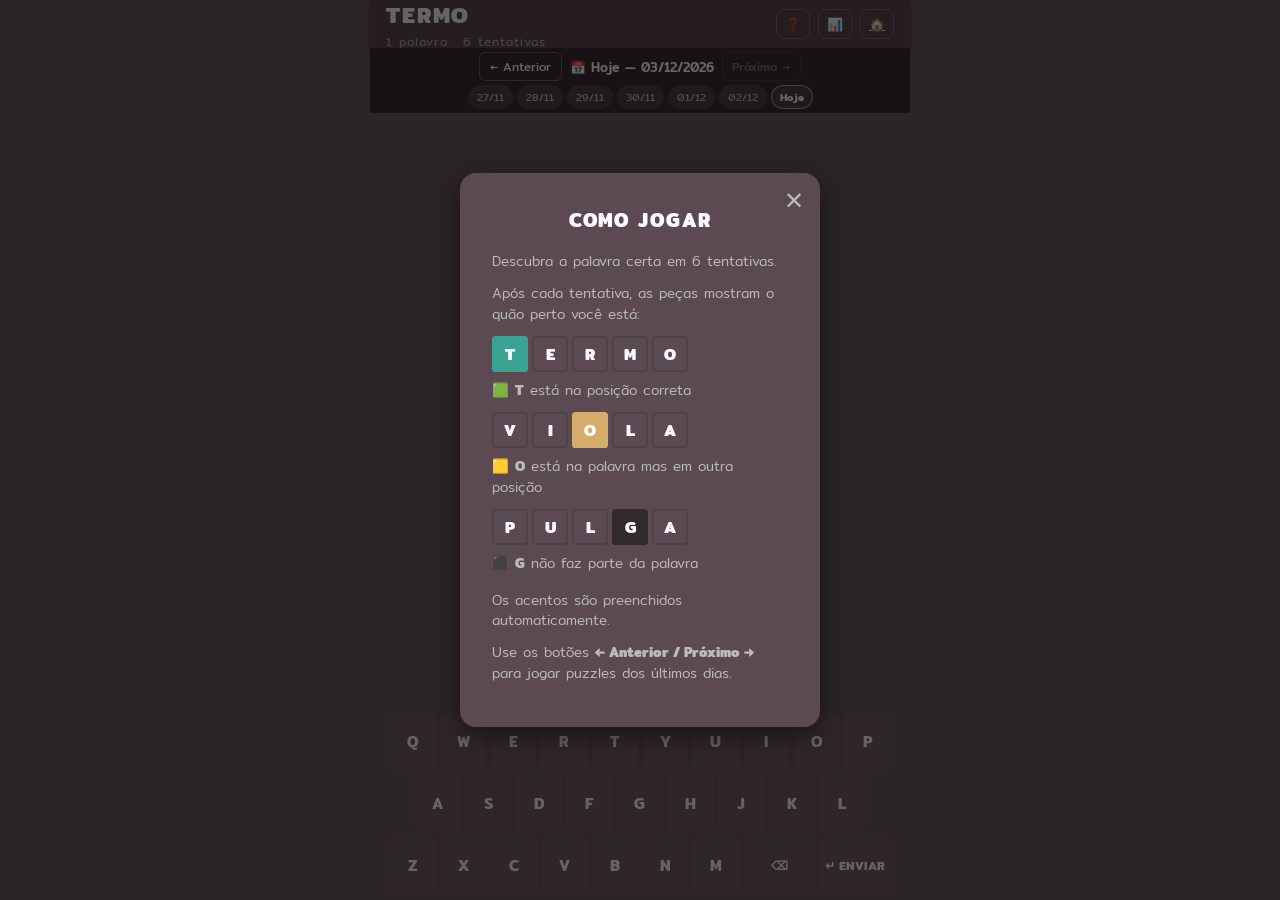
<file: termo/index.html>
<!DOCTYPE html>
<html lang="pt-br">
<head>
  <meta charset="utf-8">
  <meta name="viewport" content="width=device-width, initial-scale=1, maximum-scale=1, user-scalable=no">
  <title>Termo – Jogo de Palavras</title>
  <meta name="description" content="Arquivo pessoal do Termo – jogue os puzzles da última semana">
  <meta name="robots" content="noindex, nofollow">
  <meta name="theme-color" content="#6E5C62">
  <link rel="stylesheet" href="../assets/style.css">
</head>
<body class="layout-termo">
<div class="app app-termo" id="app">
  <!-- Header -->
  <header class="header">
    <div>
      <div class="header-title">TERMO</div>
      <div class="header-subtitle">1 palavra · 6 tentativas</div>
    </div>
    <nav class="header-nav">
      <button class="btn-icon" id="btn-help" title="Como jogar">❓</button>
      <button class="btn-icon" id="btn-stats" title="Estatísticas">📊</button>
      <a class="btn-icon" href="../" title="Menu">🏠</a>
    </nav>
  </header>

  <!-- Date Navigation -->
  <div class="date-nav">
    <button class="date-btn" id="btn-prev">← Anterior</button>
    <span class="date-current" id="date-display">carregando...</span>
    <button class="date-btn" id="btn-next">Próximo →</button>
  </div>
  <div class="date-nav" style="padding-top:0">
    <div class="date-day-pills" id="day-pills"></div>
  </div>

  <!-- Notification -->
  <div class="notification" id="notification"></div>

  <!-- Game Area -->
  <div class="game-area">
    <div class="boards-container" id="boards-container">
      <!-- Board injected by JS -->
    </div>
    <div class="gameover-info" id="gameover-info"></div>
  </div>

  <!-- Keyboard -->
  <div class="keyboard" id="keyboard">
    <div class="keyboard-row" id="row-1">
      <button class="key" data-key="q">Q</button>
      <button class="key" data-key="w">W</button>
      <button class="key" data-key="e">E</button>
      <button class="key" data-key="r">R</button>
      <button class="key" data-key="t">T</button>
      <button class="key" data-key="y">Y</button>
      <button class="key" data-key="u">U</button>
      <button class="key" data-key="i">I</button>
      <button class="key" data-key="o">O</button>
      <button class="key" data-key="p">P</button>
    </div>
    <div class="keyboard-row" id="row-2">
      <button class="key" data-key="a">A</button>
      <button class="key" data-key="s">S</button>
      <button class="key" data-key="d">D</button>
      <button class="key" data-key="f">F</button>
      <button class="key" data-key="g">G</button>
      <button class="key" data-key="h">H</button>
      <button class="key" data-key="j">J</button>
      <button class="key" data-key="k">K</button>
      <button class="key" data-key="l">L</button>
    </div>
    <div class="keyboard-row" id="row-3">
      <button class="key" data-key="z">Z</button>
      <button class="key" data-key="x">X</button>
      <button class="key" data-key="c">C</button>
      <button class="key" data-key="v">V</button>
      <button class="key" data-key="b">B</button>
      <button class="key" data-key="n">N</button>
      <button class="key" data-key="m">M</button>
      <button class="key wide" data-key="Backspace">⌫</button>
      <button class="key wide" data-key="Enter">↵ Enviar</button>
    </div>
  </div>
</div>

<!-- Help Modal -->
<div class="modal-overlay" id="modal-help">
  <div class="modal" style="max-width:360px">
    <button class="modal-close" id="close-help">✕</button>
    <h2>COMO JOGAR</h2>
    <p>Descubra a palavra certa em 6 tentativas.</p>
    <p>Após cada tentativa, as peças mostram o quão perto você está:</p>
    <div class="example">
      <div class="ex-tile right">T</div>
      <div class="ex-tile">E</div>
      <div class="ex-tile">R</div>
      <div class="ex-tile">M</div>
      <div class="ex-tile">O</div>
    </div>
    <p>🟩 <strong>T</strong> está na posição correta</p>
    <div class="example">
      <div class="ex-tile">V</div>
      <div class="ex-tile">I</div>
      <div class="ex-tile place">O</div>
      <div class="ex-tile">L</div>
      <div class="ex-tile">A</div>
    </div>
    <p>🟨 <strong>O</strong> está na palavra mas em outra posição</p>
    <div class="example">
      <div class="ex-tile">P</div>
      <div class="ex-tile">U</div>
      <div class="ex-tile">L</div>
      <div class="ex-tile wrong">G</div>
      <div class="ex-tile">A</div>
    </div>
    <p>⬛ <strong>G</strong> não faz parte da palavra</p>
    <p style="margin-top:1rem">Os acentos são preenchidos automaticamente.</p>
    <p>Use os botões <strong>← Anterior / Próximo →</strong> para jogar puzzles dos últimos dias.</p>
  </div>
</div>

<!-- Stats Modal -->
<div class="modal-overlay" id="modal-stats">
  <div class="modal" style="max-width:360px; text-align:center">
    <button class="modal-close" id="close-stats">✕</button>
    <h2>ESTATÍSTICAS</h2>
    <div class="stats-grid" id="stats-grid"></div>
    <p id="stats-status"></p>
  </div>
</div>

<script src="../assets/words_data.js"></script>
<script src="../assets/game.js"></script>
<script>
(function() {
  'use strict';
  
  const MODE = 1;       // Termo = 1 palavra
  const MAX_ROWS = 6;   // 6 tentativas
  const WORD_LEN = 5;
  
  // === STATE ===
  let currentDayIdx = TERMO.getDayIndex();
  let targetWords = [];     // array of normalized words (1 for Termo)
  let displayWords = [];    // array with accents
  let currentRow = 0;
  let currentInput = [];
  let gameOver = false;
  let won = false;
  let guesses = [];         // array of {guess: [], result: []}[]
  let keyStates = {};       // letter -> 'right'|'place'|'wrong'
  
  // Get URL param for date
  const urlParams = new URLSearchParams(location.search);
  const dateParam = urlParams.get('data');
  if (dateParam) {
    const parsed = TERMO.getDayIndex(new Date(dateParam));
    if (!isNaN(parsed) && parsed >= 0) currentDayIdx = parsed;
  }
  
  // === INIT ===
  function init() {
    loadDay(currentDayIdx);
    setupEventListeners();
    updateDayPills();
    updateNavButtons();
    
    // Show help on first ever visit
    if (!localStorage.getItem('termo_seen_help')) {
      document.getElementById('modal-help').classList.add('open');
      localStorage.setItem('termo_seen_help', '1');
    }
  }
  
  function loadDay(dayIdx) {
    currentDayIdx = dayIdx;
    
    // Update URL without reloading
    const date = TERMO.formatDate(TERMO.getDateFromIndex(dayIdx));
    history.replaceState(null, '', `?data=${date}`);
    
    // Get words
    const raw = TERMO.getAnswerForDay(dayIdx, MODE);
    displayWords = raw;
    targetWords = raw.map(w => TERMO.normalizeWord(w));
    
    // Update date display
    const dateObj = TERMO.getDateFromIndex(dayIdx);
    const isToday = dayIdx === TERMO.getDayIndex();
    document.getElementById('date-display').textContent = 
      isToday ? `📅 Hoje — ${TERMO.formatDateBR(dateObj)}` : TERMO.formatDateBR(dateObj);
    
    // Reset game state
    currentRow = 0;
    currentInput = [];
    gameOver = false;
    won = false;
    guesses = [];
    keyStates = {};
    
    // Render board
    renderBoards();
    
    // Reset keyboard
    document.querySelectorAll('.key').forEach(k => {
      k.className = k.dataset.key.length === 1 ? 'key' : 'key wide';
    });
    
    // Load saved state
    const saved = TERMO.loadState(MODE, dayIdx);
    if (saved) {
      restoreState(saved);
    }
    
    // Update day pill status
    updateDayPills();
    updateNavButtons();
    document.getElementById('gameover-info').textContent = '';
  }
  
  // === BOARD RENDERING ===
  function renderBoards() {
    const container = document.getElementById('boards-container');
    container.innerHTML = '';
    
    const board = document.createElement('div');
    board.className = 'board';
    board.id = 'board-0';
    
    for (let r = 0; r < MAX_ROWS; r++) {
      const row = document.createElement('div');
      row.className = 'board-row';
      row.id = `row-0-${r}`;
      for (let c = 0; c < WORD_LEN; c++) {
        const tile = document.createElement('div');
        tile.className = 'tile';
        tile.id = `tile-0-${r}-${c}`;
        row.appendChild(tile);
      }
      board.appendChild(row);
    }
    container.appendChild(board);
  }
  
  function getTile(row, col) {
    return document.getElementById(`tile-0-${row}-${col}`);
  }
  
  // === INPUT HANDLING ===
  function handleKey(key) {
    if (gameOver) return;
    
    key = key.toLowerCase();
    
    if (key === 'enter') {
      submitGuess();
    } else if (key === 'backspace') {
      if (currentInput.length > 0) {
        currentInput.pop();
        updateCurrentRow();
      }
    } else if (/^[a-záéíóúâêîôûãõçàü]$/.test(key) && currentInput.length < WORD_LEN) {
      currentInput.push(TERMO.normalizeWord(key));
      updateCurrentRow();
    }
  }
  
  function updateCurrentRow() {
    for (let c = 0; c < WORD_LEN; c++) {
      const tile = getTile(currentRow, c);
      const letter = currentInput[c] || '';
      tile.textContent = letter.toUpperCase();
      tile.className = `tile${letter ? ' filled' : ''}`;
      if (letter && c === currentInput.length - 1) {
        tile.classList.add('active-input');
      }
    }
  }
  
  // === GUESS SUBMISSION ===
  function submitGuess() {
    if (currentInput.length < WORD_LEN) {
      showNotification('Palavra incompleta');
      shakeRow();
      return;
    }
    
    const guess = [...currentInput];
    const guessStr = guess.join('');
    const accented = TERMO.denormalizeWord(guessStr);
    
    // Validate
    if (!TERMO.isValidWord(guessStr)) {
      showNotification('Palavra não encontrada');
      shakeRow();
      return;
    }
    
    // Check against target
    const result = TERMO.checkGuess(guess, targetWords[0].split(''));
    
    // Animate tiles
    animateTiles(currentRow, guess, accented.split ? accented.split('') : guess, result, () => {
      // Update keyboard
      updateKeyboard(guess, result);
      
      // Check win/lose
      const isWin = result.every(r => r === 'right');
      
      if (isWin) {
        gameOver = true;
        won = true;
        const msgs = ['Genial!', 'Fantástico!', 'Extraordinário!', 'Fenomenal!', 'Impressionante!', 'Ufa!'];
        setTimeout(() => showNotification(msgs[Math.min(currentRow, 5)], 2500), 300);
        updateDayPillStatus(currentDayIdx, 'won');
        showGameOver(true);
      } else if (currentRow >= MAX_ROWS - 1) {
        gameOver = true;
        won = false;
        setTimeout(() => showNotification(displayWords[0].toUpperCase(), 3000), 300);
        updateDayPillStatus(currentDayIdx, 'lost');
        showGameOver(false);
      } else {
        currentRow++;
        currentInput = [];
        updateCurrentRow();
      }
      
      saveCurrentState();
    });
    
    guesses.push({ guess, result });
    currentInput = [];
  }
  
  function animateTiles(row, letters, displayLetters, result, callback) {
    let done = 0;
    const total = WORD_LEN;
    
    for (let c = 0; c < WORD_LEN; c++) {
      const tile = getTile(row, c);
      const delay = c * 300;
      
      // Show display letter (with accent)
      if (displayLetters[c]) tile.textContent = displayLetters[c].toUpperCase();
      
      setTimeout(() => {
        tile.className = `tile ${result[c]}`;
        done++;
        if (done === total && callback) callback();
      }, delay + 150);
    }
  }
  
  function shakeRow() {
    for (let c = 0; c < WORD_LEN; c++) {
      const tile = getTile(currentRow, c);
      tile.classList.add('shake');
      setTimeout(() => tile.classList.remove('shake'), 600);
    }
  }
  
  // === KEYBOARD STATE ===
  function updateKeyboard(letters, result) {
    const priority = { right: 3, place: 2, wrong: 1 };
    letters.forEach((letter, i) => {
      const normalizedLetter = TERMO.normalizeWord(letter);
      const current = keyStates[normalizedLetter];
      const newState = result[i];
      if (!current || priority[newState] > priority[current]) {
        keyStates[normalizedLetter] = newState;
      }
    });
    
    document.querySelectorAll('.key[data-key]').forEach(key => {
      const k = key.dataset.key.toLowerCase();
      if (keyStates[k]) {
        key.className = `key ${keyStates[k]}`;
        if (key.dataset.key.length > 1) key.classList.add('wide');
      }
    });
  }
  
  // === NOTIFICATIONS ===
  let notifTimer;
  function showNotification(msg, duration = 1800) {
    const el = document.getElementById('notification');
    el.textContent = msg;
    el.classList.add('show');
    clearTimeout(notifTimer);
    notifTimer = setTimeout(() => el.classList.remove('show'), duration);
  }
  
  // === GAME OVER ===
  function showGameOver(win) {
    const el = document.getElementById('gameover-info');
    if (win) {
      el.innerHTML = `✅ Você acertou <strong>${displayWords[0].toUpperCase()}</strong> em ${currentRow + 1} tentativa${currentRow > 0 ? 's' : ''}!`;
    } else {
      el.innerHTML = `❌ A palavra era <strong>${displayWords[0].toUpperCase()}</strong>`;
    }
  }
  
  // === STATE PERSISTENCE ===
  function saveCurrentState() {
    TERMO.saveState(MODE, currentDayIdx, {
      guesses: guesses.map(g => ({ guess: g.guess, result: g.result })),
      currentRow,
      gameOver,
      won,
      keyStates
    });
    
    // Update day pill
    if (gameOver) {
      updateDayPillStatus(currentDayIdx, won ? 'won' : 'lost');
    }
  }
  
  function restoreState(state) {
    if (!state || !state.guesses) return;
    
    state.guesses.forEach(({ guess, result }, row) => {
      if (!guess || !result) return;
      const displayLetters = TERMO.denormalizeWord(guess.join(''));
      const dispArr = typeof displayLetters === 'string' ? displayLetters.split('') : guess;
      for (let c = 0; c < WORD_LEN; c++) {
        const tile = getTile(row, c);
        if (tile) {
          tile.textContent = (dispArr[c] || guess[c] || '').toUpperCase();
          tile.className = `tile ${result[c]}`;
        }
      }
      updateKeyboard(guess, result);
    });
    
    currentRow = state.currentRow || state.guesses.length;
    gameOver = state.gameOver || false;
    won = state.won || false;
    keyStates = state.keyStates || {};
    
    if (gameOver) {
      showGameOver(won);
      updateDayPillStatus(currentDayIdx, won ? 'won' : 'lost');
    } else if (currentRow < MAX_ROWS) {
      updateCurrentRow();
    }
  }
  
  // === DAY NAVIGATION ===
  function updateDayPills() {
    const container = document.getElementById('day-pills');
    container.innerHTML = '';
    const today = TERMO.getDayIndex();
    const days = TERMO.getAvailableDays(today, 7);
    
    days.forEach(dayIdx => {
      const pill = document.createElement('button');
      const saved = TERMO.loadState(MODE, dayIdx);
      const dateObj = TERMO.getDateFromIndex(dayIdx);
      const isToday = dayIdx === today;
      const label = isToday ? 'Hoje' : TERMO.formatDateBR(dateObj).slice(0,5);
      
      pill.textContent = label;
      pill.className = 'day-pill';
      if (dayIdx === currentDayIdx) pill.classList.add('current');
      if (saved?.won) pill.classList.add('won');
      else if (saved?.gameOver) pill.classList.add('lost');
      
      pill.addEventListener('click', () => loadDay(dayIdx));
      container.appendChild(pill);
    });
  }
  
  function updateDayPillStatus(dayIdx, status) {
    updateDayPills();
  }
  
  function updateNavButtons() {
    const today = TERMO.getDayIndex();
    document.getElementById('btn-prev').disabled = currentDayIdx <= today - 6;
    document.getElementById('btn-next').disabled = currentDayIdx >= today;
  }
  
  // === EVENT LISTENERS ===
  function setupEventListeners() {
    // Keyboard physical
    document.addEventListener('keydown', e => {
      if (e.target.closest('.modal-overlay')) return;
      if (e.ctrlKey || e.altKey || e.metaKey) return;
      handleKey(e.key);
    });
    
    // Virtual keyboard
    document.getElementById('keyboard').addEventListener('click', e => {
      const key = e.target.closest('[data-key]');
      if (key) handleKey(key.dataset.key);
    });
    
    // Navigation
    document.getElementById('btn-prev').addEventListener('click', () => {
      if (currentDayIdx > TERMO.getDayIndex() - 6) loadDay(currentDayIdx - 1);
    });
    document.getElementById('btn-next').addEventListener('click', () => {
      if (currentDayIdx < TERMO.getDayIndex()) loadDay(currentDayIdx + 1);
    });
    
    // Modals
    document.getElementById('btn-help').addEventListener('click', () => {
      document.getElementById('modal-help').classList.add('open');
    });
    document.getElementById('close-help').addEventListener('click', () => {
      document.getElementById('modal-help').classList.remove('open');
    });
    document.getElementById('btn-stats').addEventListener('click', () => {
      renderStats();
      document.getElementById('modal-stats').classList.add('open');
    });
    document.getElementById('close-stats').addEventListener('click', () => {
      document.getElementById('modal-stats').classList.remove('open');
    });
    document.querySelectorAll('.modal-overlay').forEach(m => {
      m.addEventListener('click', e => {
        if (e.target === m) m.classList.remove('open');
      });
    });
  }
  
  function renderStats() {
    const today = TERMO.getDayIndex();
    const days = TERMO.getAvailableDays(today, 30);
    let played = 0, wins = 0, streak = 0;
    
    days.forEach(d => {
      const s = TERMO.loadState(MODE, d);
      if (s?.gameOver) { played++; if (s.won) { wins++; streak++; } else streak = 0; }
    });
    
    document.getElementById('stats-grid').innerHTML = `
      <div class="stat-box"><div class="stat-num">${played}</div><div class="stat-label">Jogados</div></div>
      <div class="stat-box"><div class="stat-num">${played ? Math.round(wins/played*100) : 0}%</div><div class="stat-label">Vitórias</div></div>
      <div class="stat-box"><div class="stat-num">${streak}</div><div class="stat-label">Sequência</div></div>
      <div class="stat-box"><div class="stat-num">${wins}</div><div class="stat-label">Total Vitórias</div></div>
    `;
    
    const s = TERMO.loadState(MODE, today);
    document.getElementById('stats-status').textContent = 
      s?.gameOver ? (s.won ? `✅ Acertou hoje!` : `❌ Não acertou hoje`) : '';
  }
  
  // Boot
  init();
  
})();
</script>
</body>
</html>
</file>
<file: assets/style.css>
/* style.css - Estilos para o jogo de palavras
   Paleta e design inspirados no term.ooo
*/

@import url('https://fonts.googleapis.com/css2?family=Mitr:wght@300;400;500;600;700&display=swap');

:root {
  --color-bg: #6e5c62;
  --color-bg-dark: #3d2d33;
  --color-right: #3aa394;
  --color-place: #d3ad69;
  --color-wrong: #312a2c;
  --color-wrong-fg: #504a4b;
  --color-empty: #4c4347;
  --color-text: #fafaff;
  --color-text-dim: #bbb;
  --color-header: #5c4a52;
  --color-key: #776068;
  --color-key-hover: #887078;
  --tile-size: clamp(46px, 11vw, 62px);
  --tile-gap: 5px;
  --font: 'Mitr', sans-serif;
}

* {
  box-sizing: border-box;
  margin: 0;
  padding: 0;
  outline: none;
  -webkit-user-select: none;
  user-select: none;
  touch-action: manipulation;
}

html, body {
  height: 100%;
  background: var(--color-bg);
  font-family: var(--font);
  color: var(--color-text);
  overflow: hidden;
}

/* === HEADER === */
.header {
  display: flex;
  align-items: center;
  justify-content: space-between;
  padding: 0 1rem;
  height: 56px;
  background: var(--color-header);
  box-shadow: 0 2px 8px rgba(0,0,0,.3);
  flex-shrink: 0;
}

.header-title {
  font-size: 1.4rem;
  font-weight: 700;
  letter-spacing: 2px;
  color: var(--color-text);
}

.header-subtitle {
  font-size: 0.75rem;
  font-weight: 300;
  color: var(--color-text-dim);
  letter-spacing: 1px;
}

.header-nav {
  display: flex;
  gap: 0.5rem;
  align-items: center;
}

.btn-icon {
  background: none;
  border: 1.5px solid rgba(255,255,255,.3);
  border-radius: 8px;
  color: var(--color-text);
  cursor: pointer;
  padding: 0.35rem 0.7rem;
  font-size: 0.85rem;
  font-family: var(--font);
  font-weight: 400;
  transition: all .15s;
  display: flex;
  align-items: center;
  gap: 0.3rem;
}

.btn-icon:hover {
  background: rgba(255,255,255,.12);
  border-color: rgba(255,255,255,.5);
}

.btn-icon.active {
  background: rgba(255,255,255,.2);
}

/* === DATE NAV === */
.date-nav {
  display: flex;
  align-items: center;
  justify-content: center;
  gap: 0.5rem;
  padding: 0.4rem 1rem;
  background: var(--color-bg-dark);
  flex-shrink: 0;
}

.date-btn {
  background: none;
  border: 1px solid rgba(255,255,255,.25);
  border-radius: 6px;
  color: var(--color-text);
  cursor: pointer;
  padding: 0.25rem 0.6rem;
  font-size: 0.75rem;
  font-family: var(--font);
  transition: all .15s;
}

.date-btn:hover:not(:disabled) {
  background: rgba(255,255,255,.1);
}

.date-btn:disabled {
  opacity: 0.35;
  cursor: default;
}

.date-current {
  font-size: 0.8rem;
  font-weight: 500;
  color: var(--color-text);
  min-width: 120px;
  text-align: center;
}

.date-day-pills {
  display: flex;
  gap: 4px;
  flex-wrap: wrap;
  justify-content: center;
}

.day-pill {
  padding: 0.2rem 0.5rem;
  border-radius: 20px;
  font-size: 0.65rem;
  cursor: pointer;
  border: 1px solid transparent;
  font-family: var(--font);
  transition: all .15s;
  background: rgba(255,255,255,.1);
  color: var(--color-text-dim);
}

.day-pill:hover { background: rgba(255,255,255,.2); color: var(--color-text); }
.day-pill.current { border-color: rgba(255,255,255,.5); color: var(--color-text); font-weight: 600; }
.day-pill.won { background: rgba(58,163,148,.35); color: #6ff0df; }
.day-pill.lost { background: rgba(49,42,44,.6); color: var(--color-text-dim); }

/* === NOTIFICATION === */
.notification {
  position: fixed;
  top: 70px;
  left: 50%;
  transform: translateX(-50%) translateY(-20px);
  background: var(--color-text);
  color: var(--color-wrong);
  padding: 0.5rem 1.2rem;
  border-radius: 8px;
  font-weight: 600;
  font-size: 0.9rem;
  opacity: 0;
  pointer-events: none;
  z-index: 100;
  transition: all .2s;
  white-space: nowrap;
}

.notification.show {
  opacity: 1;
  transform: translateX(-50%) translateY(0);
}

/* === GAME AREA === */
.game-area {
  flex: 1;
  display: flex;
  flex-direction: column;
  align-items: center;
  overflow: auto;
  padding: 0.5rem 0;
}

.boards-container {
  display: flex;
  gap: 1rem;
  justify-content: center;
  align-items: flex-start;
  flex-wrap: wrap;
  padding: 0.5rem;
}

/* === BOARD === */
.board {
  display: flex;
  flex-direction: column;
  gap: var(--tile-gap);
}

.board-row {
  display: flex;
  gap: var(--tile-gap);
}

/* === TILES === */
.tile {
  width: var(--tile-size);
  height: var(--tile-size);
  display: flex;
  align-items: center;
  justify-content: center;
  font-size: calc(var(--tile-size) * 0.55);
  font-weight: 700;
  border-radius: 10%;
  border: 2px solid var(--color-empty);
  color: var(--color-text);
  background: transparent;
  transition: border-color .1s;
  position: relative;
  text-transform: uppercase;
  cursor: default;
}

.tile.filled {
  border-color: rgba(255,255,255,.4);
  animation: tile-pop 0.1s ease-out;
}

.tile.right {
  background: var(--color-right);
  border-color: var(--color-right);
  animation: tile-flip .5s ease-in-out forwards;
}

.tile.place {
  background: var(--color-place);
  border-color: var(--color-place);
  animation: tile-flip .5s ease-in-out forwards;
}

.tile.wrong {
  background: var(--color-wrong);
  border-color: var(--color-wrong);
  animation: tile-flip .5s ease-in-out forwards;
}

.tile.active-input {
  border-color: rgba(255,255,255,.7);
}

.tile.shake {
  animation: shake 0.6s ease-in-out;
}

.tile.win-bounce {
  animation: win-bounce 0.6s ease-in-out forwards;
}

/* === KEYBOARD === */
.keyboard {
  display: flex;
  flex-direction: column;
  gap: 6px;
  padding: 0.5rem;
  padding-bottom: calc(0.5rem + env(safe-area-inset-bottom, 0px));
  flex-shrink: 0;
  width: min(100%, 560px);
  margin: 0 auto;
}

.keyboard-row {
  display: flex;
  gap: clamp(3px, 1.2vw, 5px);
  justify-content: center;
}

.key {
  height: clamp(44px, 8vh, 58px);
  min-width: clamp(24px, 8vw, 30px);
  flex: 1 1 30px;
  max-width: 52px;
  padding: 0 0.4rem;
  border-radius: 8px;
  border: none;
  background: var(--color-key);
  color: var(--color-text);
  font-family: var(--font);
  font-size: 0.75rem;
  font-weight: 600;
  cursor: pointer;
  transition: all .1s;
  display: flex;
  align-items: center;
  justify-content: center;
  text-transform: uppercase;
}

.key:hover { background: var(--color-key-hover); }
.key:active { transform: scale(.95); }
.key.wide { flex: 1.6 1 0; max-width: 82px; font-size: 0.65rem; }
.key.right { background: var(--color-right); }
.key.place { background: var(--color-place); }
.key.wrong { background: var(--color-wrong); color: var(--color-wrong-fg); }

/* === MODAL === */
.modal-overlay {
  display: none;
  position: fixed;
  inset: 0;
  background: rgba(0,0,0,.6);
  z-index: 200;
  align-items: center;
  justify-content: center;
}

.modal-overlay.open { display: flex; }

.modal {
  background: var(--color-header);
  border-radius: 16px;
  padding: 2rem;
  max-width: 90vw;
  max-height: 85vh;
  overflow-y: auto;
  box-shadow: 0 8px 32px rgba(0,0,0,.5);
  position: relative;
}

.modal-close {
  position: absolute;
  top: 1rem;
  right: 1rem;
  background: none;
  border: none;
  color: var(--color-text-dim);
  font-size: 1.5rem;
  cursor: pointer;
  line-height: 1;
}

.modal h2 {
  font-size: 1.2rem;
  font-weight: 700;
  margin-bottom: 1rem;
  text-align: center;
  letter-spacing: 2px;
}

.modal p {
  font-size: 0.85rem;
  font-weight: 300;
  color: var(--color-text-dim);
  line-height: 1.5;
  margin-bottom: 0.75rem;
}

/* === STATS === */
.stats-grid {
  display: grid;
  grid-template-columns: repeat(4, 1fr);
  gap: 0.5rem;
  margin-bottom: 1rem;
}

.stat-box {
  text-align: center;
  background: rgba(0,0,0,.2);
  border-radius: 8px;
  padding: 0.6rem 0.4rem;
}

.stat-num {
  font-size: 1.8rem;
  font-weight: 700;
  color: var(--color-right);
}

.stat-label {
  font-size: 0.6rem;
  font-weight: 300;
  color: var(--color-text-dim);
  margin-top: 2px;
}

/* === EXAMPLE TILES === */
.example {
  display: flex;
  gap: 4px;
  margin: 0.5rem 0;
}

.ex-tile {
  width: 36px;
  height: 36px;
  display: flex;
  align-items: center;
  justify-content: center;
  font-size: 1rem;
  font-weight: 700;
  border-radius: 10%;
  border: 2px solid var(--color-empty);
  color: var(--color-text);
  text-transform: uppercase;
}

.ex-tile.right { background: var(--color-right); border-color: var(--color-right); }
.ex-tile.place { background: var(--color-place); border-color: var(--color-place); }
.ex-tile.wrong { background: var(--color-wrong); border-color: var(--color-wrong); }

/* === ANIMATIONS === */
@keyframes tile-pop {
  0% { transform: scale(1); }
  50% { transform: scale(1.12); }
  100% { transform: scale(1); }
}

@keyframes tile-flip {
  0% { transform: rotateX(0deg); }
  50% { transform: rotateX(90deg); }
  100% { transform: rotateX(0deg); }
}

@keyframes shake {
  0%, 100% { transform: translateX(0); }
  10%, 30%, 50%, 70%, 90% { transform: translateX(-4px); }
  20%, 40%, 60%, 80% { transform: translateX(4px); }
}

@keyframes win-bounce {
  0% { transform: translateY(0); }
  33% { transform: translateY(-12px); }
  66% { transform: translateY(-6px); }
  100% { transform: translateY(0); }
}

/* === LAYOUT APP === */
.app {
  display: flex;
  flex-direction: column;
  height: 100vh;
  height: 100dvh;
  max-width: 720px;
  margin: 0 auto;
}

/* === GAME OVER RIBBON === */
.gameover-info {
  text-align: center;
  padding: 0.5rem;
  font-size: 0.85rem;
  color: var(--color-text-dim);
  flex-shrink: 0;
}

.gameover-info strong {
  color: var(--color-text);
}

/* === TERMO GEOMETRIA FIEL === */
.layout-termo {
  /* padrão geral: vmin replica melhor a escala do Termo em desktop/tablet e paisagem */
  --tile-size: clamp(50px, 9vmin, 62px);
  --tile-gap: 5px;
  --kb-gap: 5px;
}

.layout-termo .header {
  height: 48px;
}

.layout-termo .btn-icon {
  padding: 0.25rem 0.5rem;
  font-size: 0.8rem;
  border-color: rgba(255,255,255,.2);
}

.layout-termo .date-nav {
  padding: 0.25rem 1rem;
}

.layout-termo .app-termo {
  max-width: 540px;
}

.layout-termo .game-area {
  justify-content: flex-end;
  padding-top: 0.4rem;
  padding-bottom: 0.3rem;
}

.layout-termo .boards-container {
  width: 100%;
  padding: 0.15rem 0;
}

.layout-termo .board {
  width: calc((var(--tile-size) * 5) + (var(--tile-gap) * 4));
  margin: 0 auto;
}

.layout-termo .tile {
  border-radius: 6px;
  border-width: 2px;
}

.layout-termo .keyboard {
  width: min(100%, 510px);
  gap: var(--kb-gap);
  padding: 0.4rem 0.3rem calc(0.4rem + env(safe-area-inset-bottom, 0px));
}

.layout-termo .keyboard-row {
  display: grid;
  gap: var(--kb-gap);
}

.layout-termo #row-1 {
  grid-template-columns: repeat(10, minmax(0, 1fr));
}

.layout-termo #row-2 {
  grid-template-columns: repeat(9, minmax(0, 1fr));
  width: 90%;
  margin: 0 auto;
}

.layout-termo #row-3 {
  /* ENVIAR à direita, ⌫ antes dele – fiel ao Termo original */
  grid-template-columns: repeat(7, minmax(0, 1fr)) 1.55fr 1.55fr;
}

.layout-termo .key {
  height: clamp(50px, 7.3vh, 57px);
  min-width: 0;
  max-width: none;
  flex: none;
  border-radius: 6px;
  font-size: 0.95rem;
  font-weight: 600;
  padding: 0;
}

.layout-termo .key.wide {
  max-width: none;
  font-size: 0.76rem;
}

/* === RESPONSIVE === */
@media (max-width: 480px) {
  :root {
    --tile-size: clamp(42px, 13vw, 52px);
    --tile-gap: 4px;
  }
  
  .header { height: 52px; padding: 0 0.75rem; }
  .header-title { font-size: 1.2rem; }
  .header-subtitle { font-size: 0.65rem; }
  .header-nav { gap: 0.3rem; }
  .btn-icon { padding: 0.3rem 0.55rem; }
  .date-nav { gap: 0.3rem; padding: 0.3rem 0.5rem; }
  .date-btn { padding: 0.2rem 0.35rem; font-size: 0.65rem; }
  .date-current { min-width: clamp(70px, 25vw, 96px); font-size: 0.7rem; }
  .key { font-size: 0.7rem; }
  .key.wide { font-size: 0.58rem; }
  
  .boards-container { gap: 0.5rem; }
}

@media (max-width: 420px) {
  .layout-termo {
    /* exceção mobile estreito: vw preserva legibilidade em retrato quando vmin encolheria demais */
    --tile-size: clamp(44px, 12.2vw, 54px);
    --tile-gap: 5px;
    --kb-gap: 5px;
  }

  .layout-termo .keyboard {
    width: 100%;
    padding-inline: 0.2rem;
  }

  .layout-termo .key {
    height: clamp(44px, 7.1vh, 52px);
    font-size: 0.85rem;
  }

  .layout-termo .key.wide {
    font-size: 0.68rem;
  }
}

@media (max-height: 650px) {
  :root { --tile-size: clamp(38px, 10vh, 48px); }
  .header { height: 48px; }
  .date-nav { padding-top: 0.25rem; padding-bottom: 0.25rem; }
  .keyboard { gap: 4px; padding-top: 0.35rem; }
  .key { height: 40px; }
}
</file>
